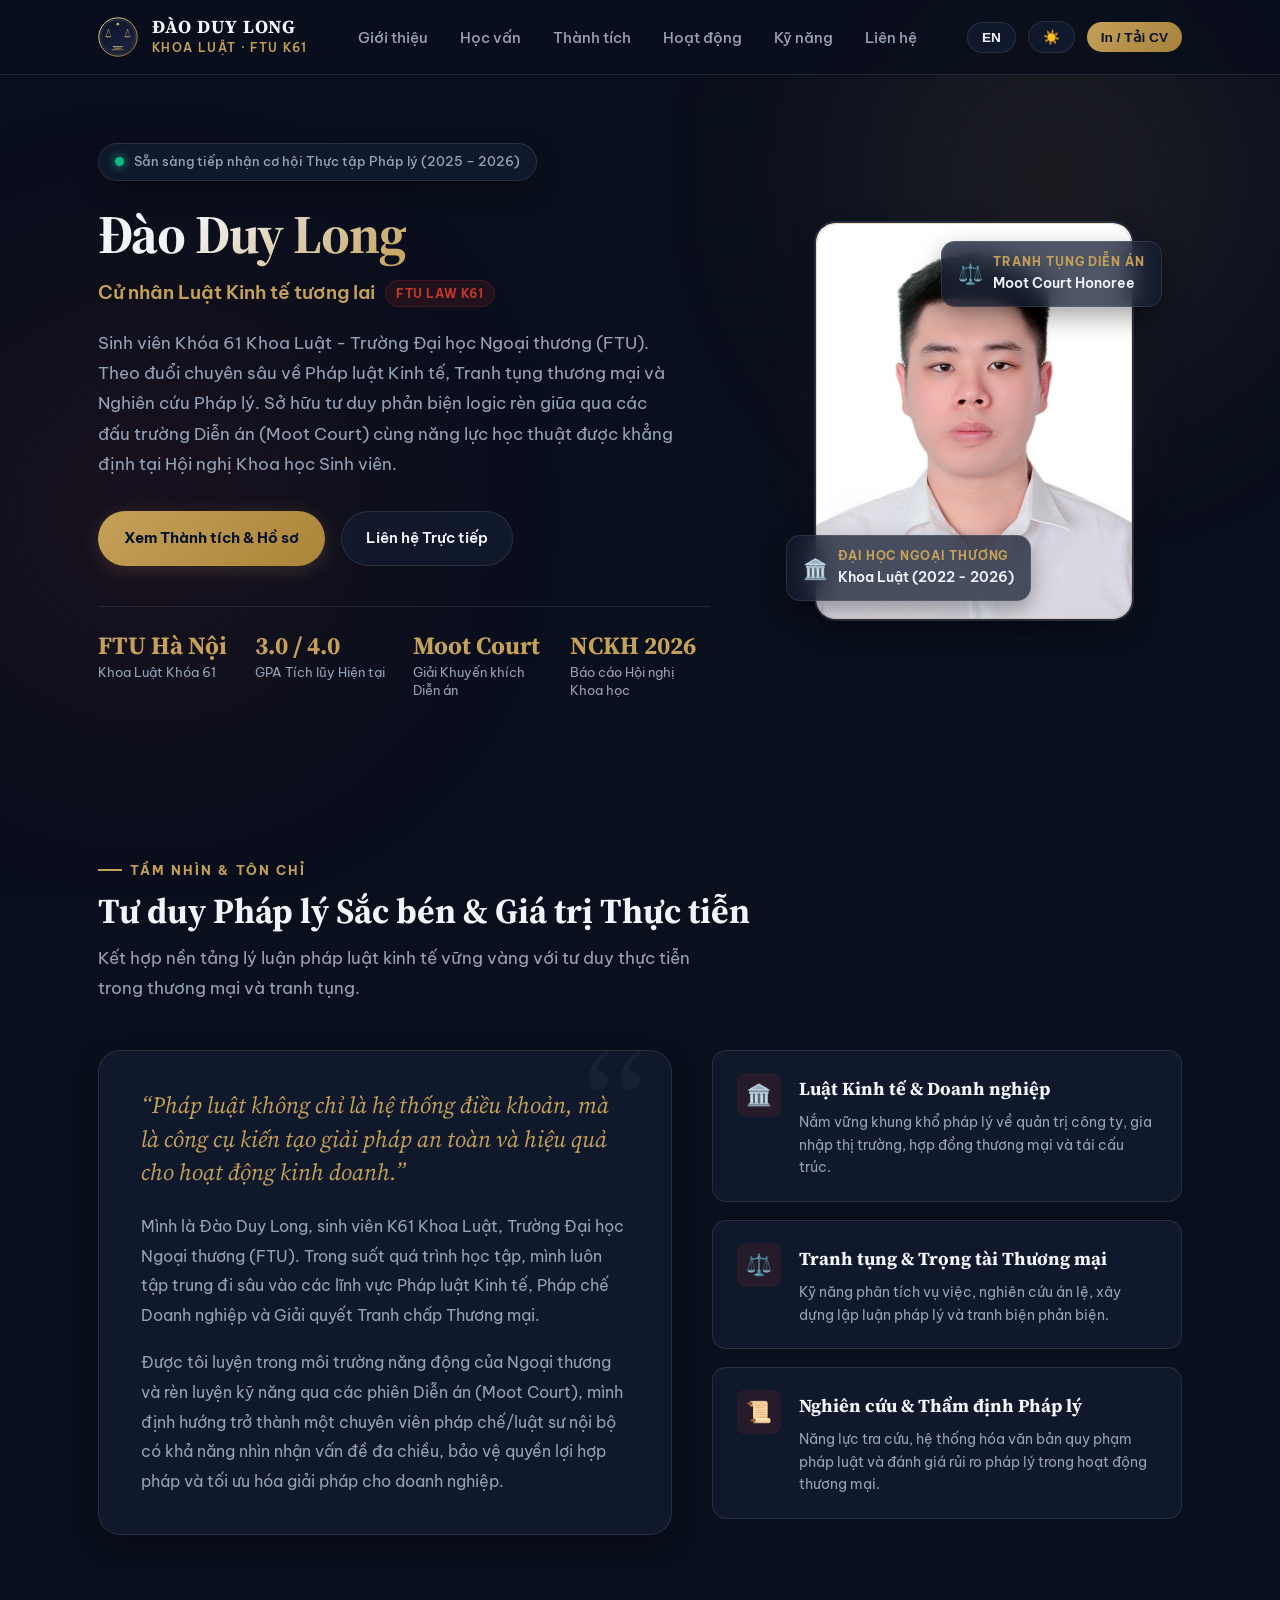
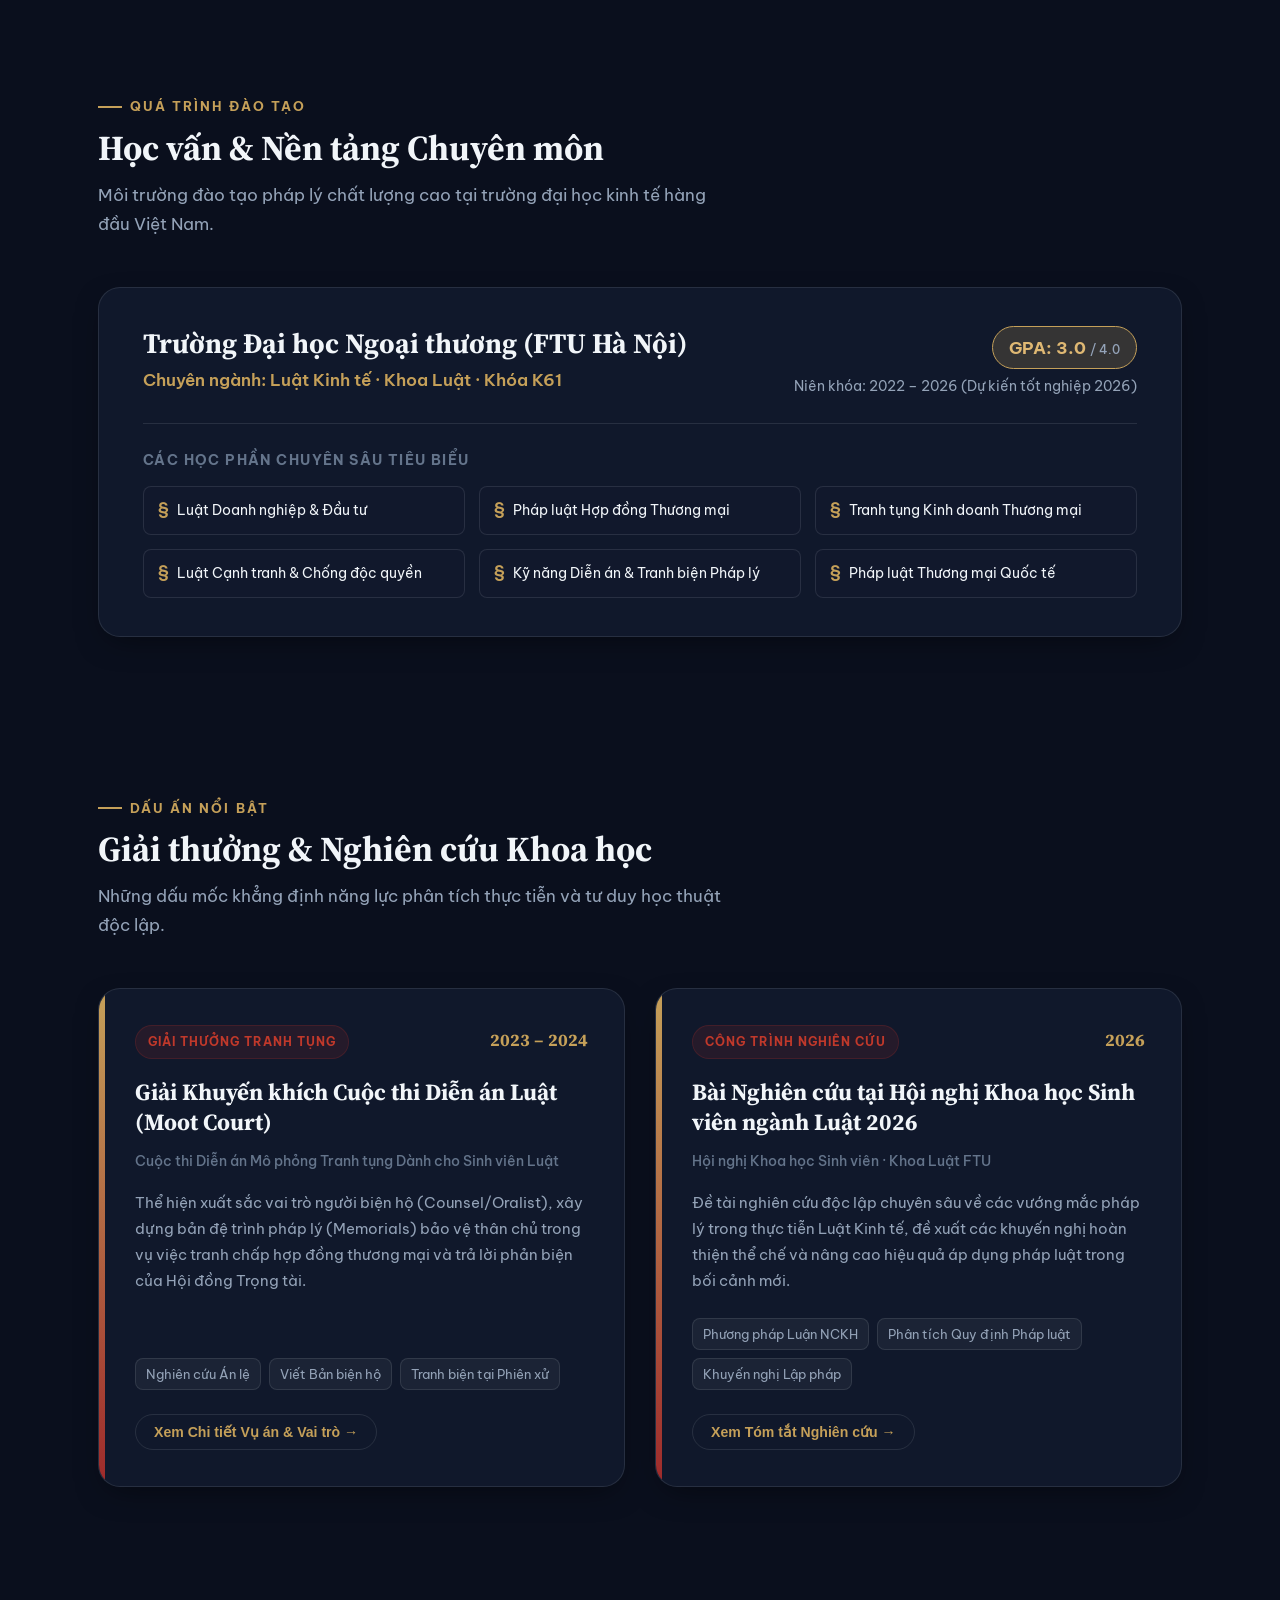
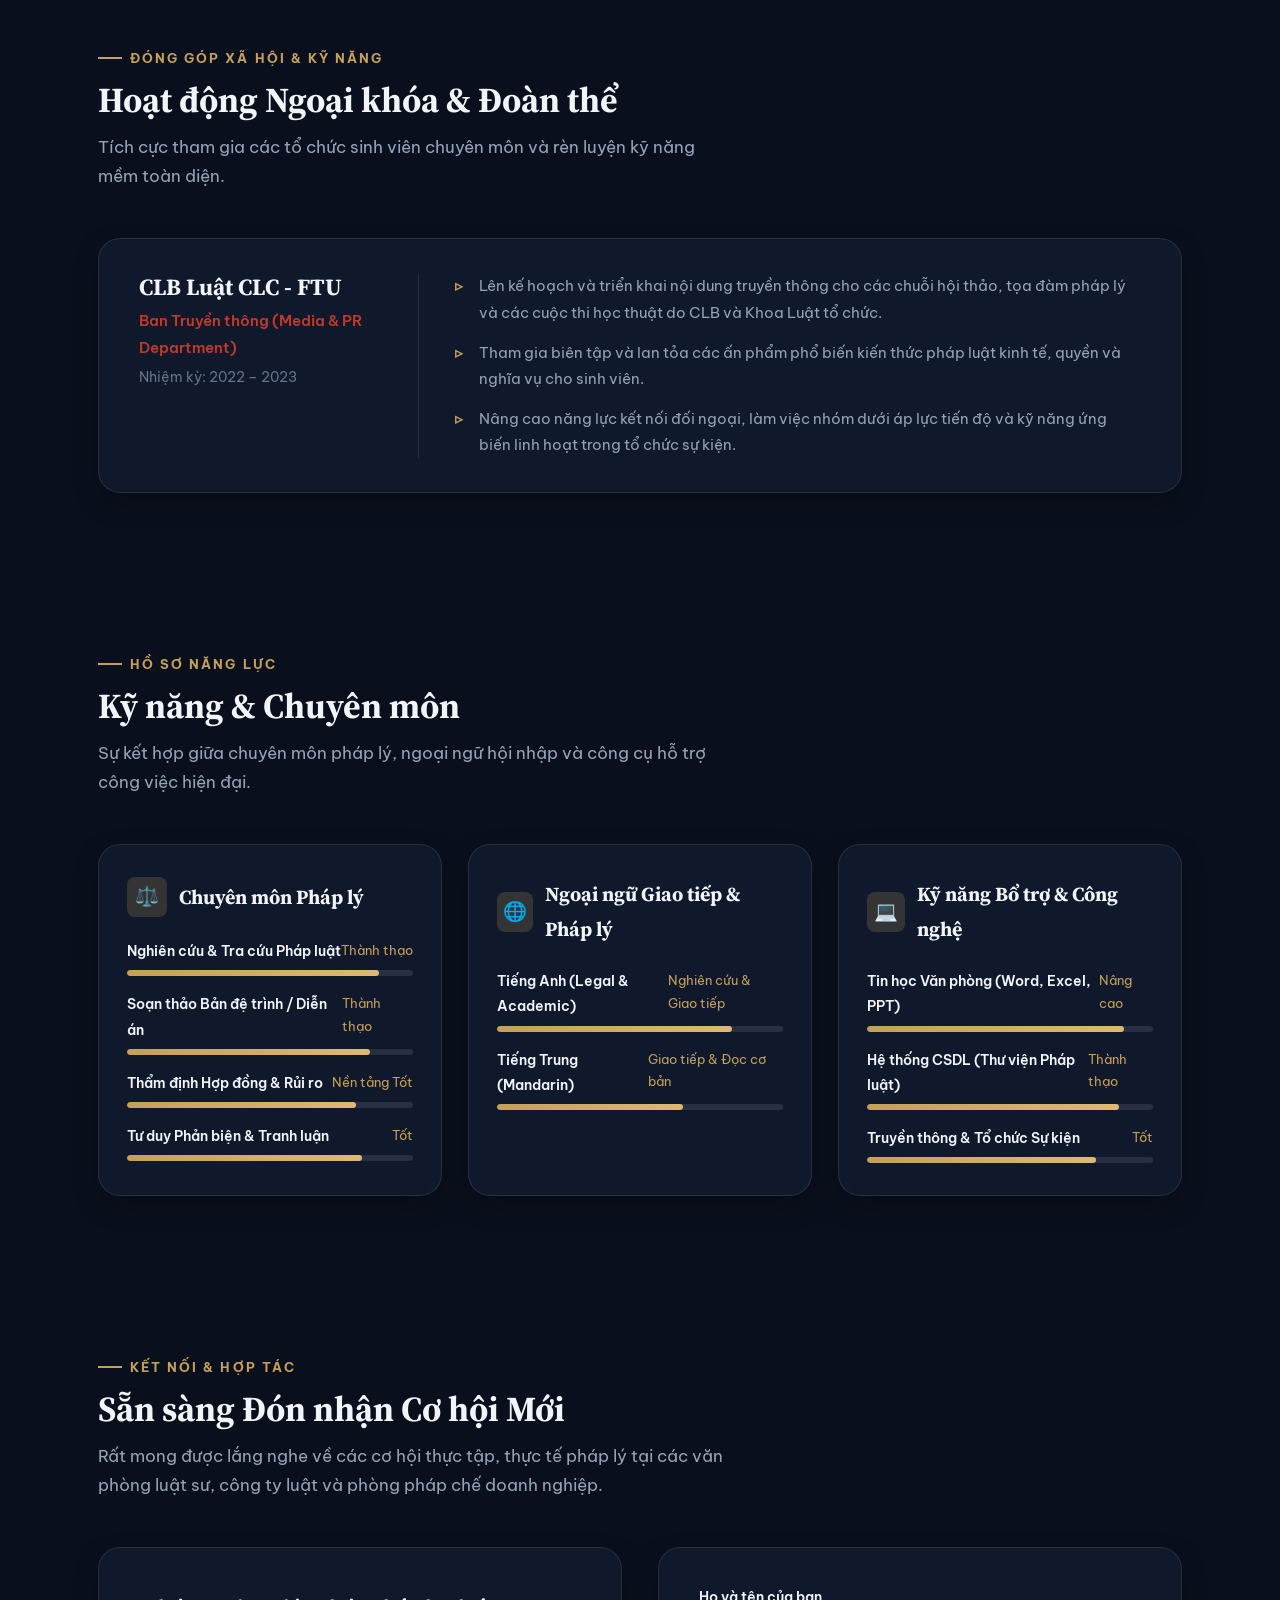
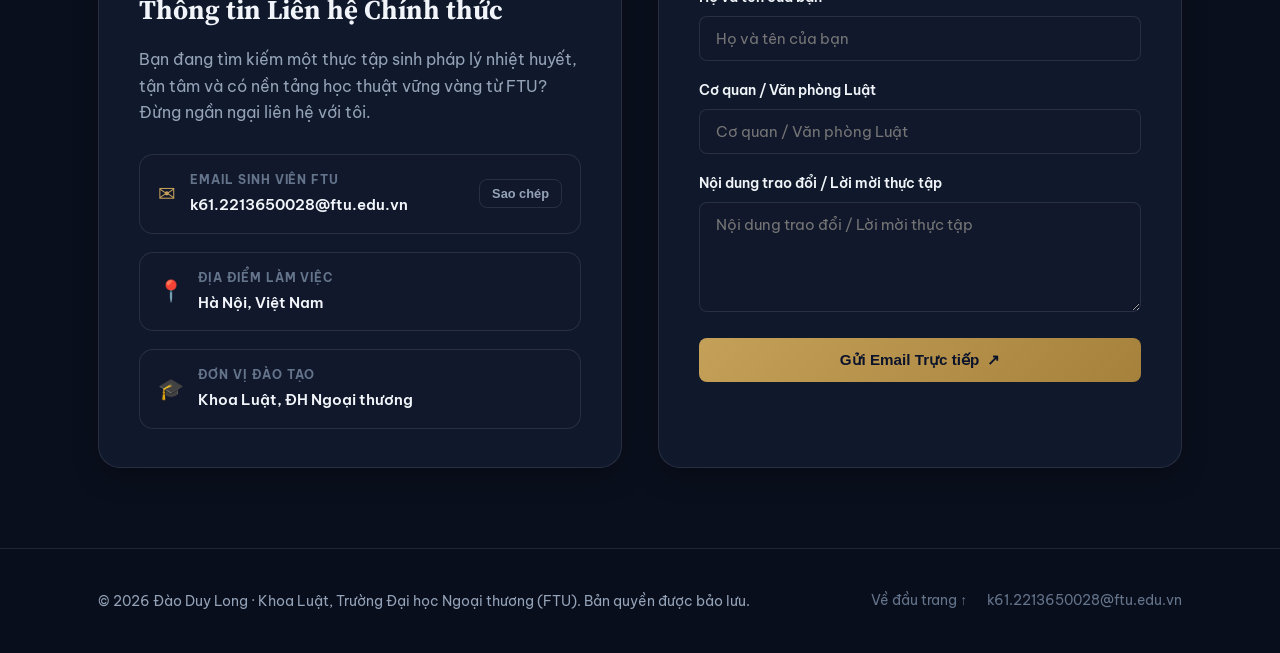
<file: index.html>
<!DOCTYPE html>
<html lang="vi" data-theme="dark">

<head>
  <meta charset="UTF-8">
  <meta name="viewport" content="width=device-width, initial-scale=1.0">
  <title>Đào Duy Long | Cử nhân Luật Kinh tế · FTU Khoa Luật</title>
  <meta name="description"
    content="Hồ sơ năng lực chuyên môn của Đào Duy Long - Sinh viên K61 Khoa Luật, Đại học Ngoại thương (FTU). Nghiên cứu Pháp luật Kinh tế, Tranh tụng Diễn án (Moot Court) và Pháp chế Doanh nghiệp.">
  <meta name="keywords"
    content="Đào Duy Long, Dao Duy Long, FTU Law, Luật Ngoại thương, Moot Court, Nghiên cứu Pháp luật Kinh tế, Thực tập sinh Pháp lý">
  <meta name="author" content="Đào Duy Long">

  <!-- OpenGraph Meta Tags -->
  <meta property="og:title" content="Đào Duy Long | Portfolio Pháp lý · Đại học Ngoại thương (FTU)">
  <meta property="og:description"
    content="Hồ sơ năng lực chuyên môn: Luật Kinh tế, Tranh tụng Diễn án (Moot Court) và Nghiên cứu Pháp luật.">
  <meta property="og:type" content="website">
  <meta property="og:image" content="assets/profile.jpg">

  <!-- Favicon -->
  <link rel="icon" type="image/svg+xml" href="assets/favicon.svg">

  <!-- Typography: Google Fonts -->
  <link rel="preconnect" href="https://fonts.googleapis.com">
  <link rel="preconnect" href="https://fonts.gstatic.com" crossorigin>
  <link
    href="https://fonts.googleapis.com/css2?family=Be+Vietnam+Pro:ital,wght@0,300;0,400;0,500;0,600;0,700;1,400&family=Playfair+Display:ital,wght@0,600;0,700;1,600&family=Source+Serif+4:ital,opsz,wght@0,8..60,400;0,8..60,600;0,8..60,700;1,8..60,400;1,8..60,600&display=swap"
    rel="stylesheet">

  <!-- Main Stylesheet -->
  <link rel="stylesheet" href="style.css">
</head>

<body>

  <!-- Ambient Light Effects -->
  <div class="bg-ambient" aria-hidden="true">
    <div class="ambient-orb orb-1"></div>
    <div class="ambient-orb orb-2"></div>
  </div>

  <!-- Header Navigation -->
  <header class="navbar" id="navbar">
    <div class="container nav-container">
      <a href="#hero" class="brand" aria-label="Đào Duy Long Trang chủ">
        <img src="assets/favicon.svg" alt="Biểu tượng Cán cân Công lý" class="brand-crest">
        <div class="brand-info">
          <span class="brand-name">ĐÀO DUY LONG</span>
          <span class="brand-sub" data-i18n="brandSub">Khoa Luật · FTU K61</span>
        </div>
      </a>

      <!-- Navigation Links -->
      <nav aria-label="Điều hướng chính">
        <ul class="nav-links" id="navLinks">
          <li><a href="#about" class="nav-link" data-i18n="navAbout">Giới thiệu</a></li>
          <li><a href="#education" class="nav-link" data-i18n="navEducation">Học vấn</a></li>
          <li><a href="#achievements" class="nav-link" data-i18n="navAchievements">Thành tích</a></li>
          <li><a href="#activities" class="nav-link" data-i18n="navActivities">Hoạt động</a></li>
          <li><a href="#skills" class="nav-link" data-i18n="navSkills">Kỹ năng</a></li>
          <li><a href="#contact" class="nav-link" data-i18n="navContact">Liên hệ</a></li>
        </ul>
      </nav>

      <!-- Action Controls -->
      <div class="nav-controls">
        <button id="langToggleBtn" class="btn-ctrl" title="Switch to English" aria-label="Đổi ngôn ngữ">EN</button>
        <button id="themeToggleBtn" class="btn-ctrl" title="Đổi giao diện Sáng / Tối"
          aria-label="Đổi giao diện">☀️</button>
        <button id="resumeBtn" class="btn-ctrl btn-resume" data-i18n="btnResume">In / Tải CV</button>
        <button id="mobileNavToggle" class="mobile-toggle" aria-label="Mở bảng điều hướng"
          aria-expanded="false">☰</button>
      </div>
    </div>
  </header>

  <main>
    <!-- HERO SECTION -->
    <section class="hero" id="hero">
      <div class="container hero-grid">
        <div class="hero-content">
          <div class="hero-badge-status">
            <span class="status-dot"></span>
            <span data-i18n="statusAvailable">Sẵn sàng tiếp nhận cơ hội Thực tập Pháp lý (2025 –
              2026)</span>
          </div>

          <h1 class="hero-title">
            <span class="name-highlight">Đào Duy Long</span>
          </h1>

          <div class="hero-subtitle">
            <span data-i18n="heroSubtitle">Cử nhân Luật Kinh tế tương lai</span>
            <span class="subtitle-tag" data-i18n="heroSubtitleTag">FTU LAW K61</span>
          </div>

          <p class="hero-bio" data-i18n="heroBio">
            Sinh viên Khóa 61 Khoa Luật - Trường Đại học Ngoại thương (FTU). Theo đuổi chuyên sâu về Pháp
            luật Kinh tế, Tranh tụng thương mại và Nghiên cứu Pháp lý. Sở hữu tư duy phản biện logic rèn
            giũa qua các đấu trường Diễn án (Moot Court) cùng năng lực học thuật được khẳng định tại Hội
            nghị Khoa học Sinh viên.
          </p>

          <div class="hero-actions">
            <a href="#achievements" class="btn-primary" data-i18n="btnExplore">
              <span>Xem Thành tích & Hồ sơ</span>
              <span>↓</span>
            </a>
            <a href="#contact" class="btn-secondary" data-i18n="btnContact">
              <span>Liên hệ Trực tiếp</span>
              <span>✉</span>
            </a>
          </div>

          <div class="hero-stats">
            <div class="stat-item">
              <span class="stat-value" data-i18n="statUniv">FTU Hà Nội</span>
              <span class="stat-label" data-i18n="statUnivLabel">Khoa Luật Khóa 61</span>
            </div>
            <div class="stat-item">
              <span class="stat-value" data-i18n="statGpa">3.0 / 4.0</span>
              <span class="stat-label" data-i18n="statGpaLabel">GPA Tích lũy Hiện tại</span>
            </div>
            <div class="stat-item">
              <span class="stat-value" data-i18n="statMoot">Moot Court</span>
              <span class="stat-label" data-i18n="statMootLabel">Giải Khuyến khích Diễn án</span>
            </div>
            <div class="stat-item">
              <span class="stat-value" data-i18n="statResearch">NCKH 2026</span>
              <span class="stat-label" data-i18n="statResearchLabel">Báo cáo Hội nghị Khoa học</span>
            </div>
          </div>
        </div>

        <!-- Hero Portrait Visual with Floating Badges -->
        <div class="hero-visual">
          <div class="portrait-wrapper">
            <div class="portrait-glow"></div>
            <div class="portrait-frame">
              <img src="assets/profile.jpg" alt="Chân dung Đào Duy Long - Cử nhân Luật Kinh tế FTU"
                class="portrait-img">
            </div>

            <div class="floating-badge badge-top-right">
              <span class="badge-icon">⚖️</span>
              <div class="badge-text">
                <span class="badge-title" data-i18n="badgeMootTitle">Tranh tụng Diễn án</span>
                <span class="badge-desc" data-i18n="badgeMootDesc">Moot Court Honoree</span>
              </div>
            </div>

            <div class="floating-badge badge-bottom-left">
              <span class="badge-icon">🏛️</span>
              <div class="badge-text">
                <span class="badge-title" data-i18n="badgeFtuTitle">Đại học Ngoại thương</span>
                <span class="badge-desc" data-i18n="badgeFtuDesc">Khoa Luật (2022 - 2026)</span>
              </div>
            </div>
          </div>
        </div>
      </div>
    </section>

    <!-- ABOUT SECTION -->
    <section id="about">
      <div class="container">
        <div class="section-header">
          <div class="section-label" data-i18n="aboutLabel">Tầm nhìn & Tôn chỉ</div>
          <h2 class="section-title" data-i18n="aboutTitle">Tư duy Pháp lý Sắc bén & Giá trị Thực tiễn</h2>
          <p class="section-lead" data-i18n="aboutLead">Kết hợp nền tảng lý luận pháp luật kinh tế vững vàng
            với tư duy thực tiễn trong thương mại và tranh tụng.</p>
        </div>

        <div class="about-grid">
          <div class="about-editorial-card">
            <blockquote class="quote-highlight" data-i18n="aboutQuote">
              “Pháp luật không chỉ là hệ thống điều khoản, mà là công cụ kiến tạo giải pháp an toàn và
              hiệu quả cho hoạt động kinh doanh.”
            </blockquote>
            <p data-i18n="aboutP1">
              Mình là Đào Duy Long, sinh viên K61 Khoa Luật, Trường Đại học Ngoại thương (FTU). Trong suốt
              quá trình học tập, mình luôn tập trung đi sâu vào các lĩnh vực Pháp luật Kinh tế, Pháp chế
              Doanh nghiệp và Giải quyết Tranh chấp Thương mại.
            </p>
            <p data-i18n="aboutP2">
              Được tôi luyện trong môi trường năng động của Ngoại thương và rèn luyện kỹ năng qua các
              phiên Diễn án (Moot Court), mình định hướng trở thành một chuyên viên pháp chế/luật sư nội
              bộ có khả năng nhìn nhận vấn đề đa chiều, bảo vệ quyền lợi hợp pháp và tối ưu hóa giải pháp
              cho doanh nghiệp.
            </p>
          </div>

          <div class="focus-pillars">
            <div class="pillar-card">
              <div class="pillar-icon">🏛️</div>
              <div class="pillar-content">
                <h3 data-i18n="pillar1Title">Luật Kinh tế & Doanh nghiệp</h3>
                <p data-i18n="pillar1Desc">Nắm vững khung khổ pháp lý về quản trị công ty, gia nhập thị
                  trường, hợp đồng thương mại và tái cấu trúc.</p>
              </div>
            </div>

            <div class="pillar-card">
              <div class="pillar-icon">⚖️</div>
              <div class="pillar-content">
                <h3 data-i18n="pillar2Title">Tranh tụng & Trọng tài Thương mại</h3>
                <p data-i18n="pillar2Desc">Kỹ năng phân tích vụ việc, nghiên cứu án lệ, xây dựng lập
                  luận pháp lý và tranh biện phản biện.</p>
              </div>
            </div>

            <div class="pillar-card">
              <div class="pillar-icon">📜</div>
              <div class="pillar-content">
                <h3 data-i18n="pillar3Title">Nghiên cứu & Thẩm định Pháp lý</h3>
                <p data-i18n="pillar3Desc">Năng lực tra cứu, hệ thống hóa văn bản quy phạm pháp luật và
                  đánh giá rủi ro pháp lý trong hoạt động thương mại.</p>
              </div>
            </div>
          </div>
        </div>
      </div>
    </section>

    <!-- EDUCATION SECTION -->
    <section id="education">
      <div class="container">
        <div class="section-header">
          <div class="section-label" data-i18n="eduLabel">Quá trình Đào tạo</div>
          <h2 class="section-title" data-i18n="eduTitle">Học vấn & Nền tảng Chuyên môn</h2>
          <p class="section-lead" data-i18n="eduLead">Môi trường đào tạo pháp lý chất lượng cao tại trường đại
            học kinh tế hàng đầu Việt Nam.</p>
        </div>

        <div class="timeline-card">
          <div class="edu-banner">
            <div>
              <h3 class="edu-institution" data-i18n="eduInstitution">Trường Đại học Ngoại thương (FTU Hà
                Nội)</h3>
              <p class="edu-program" data-i18n="eduProgram">Chuyên ngành: Luật Kinh tế · Khoa Luật · Khóa
                K61</p>
            </div>
            <div class="edu-meta-badge">
              <div class="gpa-pill">GPA: 3.0 <span>/ 4.0</span></div>
              <div class="edu-period" data-i18n="eduPeriod">Niên khóa: 2022 – 2026 (Dự kiến tốt nghiệp
                2026)</div>
            </div>
          </div>

          <div class="coursework-box">
            <div class="coursework-title" data-i18n="courseworkTitle">Các học phần chuyên sâu tiêu biểu
            </div>
            <div class="course-grid">
              <div class="course-pill" data-i18n="c1">Luật Doanh nghiệp & Đầu tư</div>
              <div class="course-pill" data-i18n="c2">Pháp luật Hợp đồng Thương mại</div>
              <div class="course-pill" data-i18n="c3">Tranh tụng Kinh doanh Thương mại</div>
              <div class="course-pill" data-i18n="c4">Luật Cạnh tranh & Chống độc quyền</div>
              <div class="course-pill" data-i18n="c5">Kỹ năng Diễn án & Tranh biện Pháp lý</div>
              <div class="course-pill" data-i18n="c6">Pháp luật Thương mại Quốc tế</div>
            </div>
          </div>
        </div>
      </div>
    </section>

    <!-- ACHIEVEMENTS & HONORS SECTION -->
    <section id="achievements">
      <div class="container">
        <div class="section-header">
          <div class="section-label" data-i18n="achieveLabel">Dấu ấn Nổi bật</div>
          <h2 class="section-title" data-i18n="achieveTitle">Giải thưởng & Nghiên cứu Khoa học</h2>
          <p class="section-lead" data-i18n="achieveLead">Những dấu mốc khẳng định năng lực phân tích thực
            tiễn và tư duy học thuật độc lập.</p>
        </div>

        <div class="achievements-grid">
          <!-- Award 1: Moot Court -->
          <div class="award-card">
            <div class="award-header">
              <span class="award-seal-badge" data-i18n="award1Seal">Giải thưởng Tranh tụng</span>
              <span class="award-year">2023 – 2024</span>
            </div>
            <h3 class="award-title" data-i18n="award1Title">Giải Khuyến khích Cuộc thi Diễn án Luật (Moot
              Court)</h3>
            <div class="award-org" data-i18n="award1Org">Cuộc thi Diễn án Mô phỏng Tranh tụng Dành cho Sinh
              viên Luật</div>
            <p class="award-desc" data-i18n="award1Desc">
              Thể hiện xuất sắc vai trò người biện hộ (Counsel/Oralist), xây dựng bản đệ trình pháp lý
              (Memorials) bảo vệ thân chủ trong vụ việc tranh chấp hợp đồng thương mại và trả lời phản
              biện của Hội đồng Trọng tài.
            </p>
            <div class="award-competencies">
              <span class="comp-tag" data-i18n="tagMoot1">Nghiên cứu Án lệ</span>
              <span class="comp-tag" data-i18n="tagMoot2">Viết Bản biện hộ</span>
              <span class="comp-tag" data-i18n="tagMoot3">Tranh biện tại Phiên xử</span>
            </div>
            <button class="btn-dossier" data-dossier="moot" data-i18n="btnDossier1">Xem Chi tiết Vụ án & Vai
              trò →</button>
          </div>

          <!-- Award 2: Research Paper -->
          <div class="award-card">
            <div class="award-header">
              <span class="award-seal-badge" data-i18n="award2Seal">Công trình Nghiên cứu</span>
              <span class="award-year">2026</span>
            </div>
            <h3 class="award-title" data-i18n="award2Title">Bài Nghiên cứu tại Hội nghị Khoa học Sinh viên
              ngành Luật 2026</h3>
            <div class="award-org" data-i18n="award2Org">Hội nghị Khoa học Sinh viên · Khoa Luật FTU</div>
            <p class="award-desc" data-i18n="award2Desc">
              Đề tài nghiên cứu độc lập chuyên sâu về các vướng mắc pháp lý trong thực tiễn Luật Kinh tế,
              đề xuất các khuyến nghị hoàn thiện thể chế và nâng cao hiệu quả áp dụng pháp luật trong bối
              cảnh mới.
            </p>
            <div class="award-competencies">
              <span class="comp-tag" data-i18n="tagRes1">Phương pháp Luận NCKH</span>
              <span class="comp-tag" data-i18n="tagRes2">Phân tích Quy định Pháp luật</span>
              <span class="comp-tag" data-i18n="tagRes3">Khuyến nghị Lập pháp</span>
            </div>
            <button class="btn-dossier" data-dossier="research" data-i18n="btnDossier2">Xem Tóm tắt Nghiên
              cứu →</button>
          </div>
        </div>
      </div>
    </section>

    <!-- ACTIVITIES & LEADERSHIP -->
    <section id="activities">
      <div class="container">
        <div class="section-header">
          <div class="section-label" data-i18n="actLabel">Đóng góp Xã hội & Kỹ năng</div>
          <h2 class="section-title" data-i18n="actTitle">Hoạt động Ngoại khóa & Đoàn thể</h2>
          <p class="section-lead" data-i18n="actLead">Tích cực tham gia các tổ chức sinh viên chuyên môn và
            rèn luyện kỹ năng mềm toàn diện.</p>
        </div>

        <div class="activity-card">
          <div class="activity-aside">
            <h3 class="activity-club" data-i18n="actClub">CLB Luật CLC - FTU</h3>
            <div class="activity-role" data-i18n="actRole">Ban Truyền thông (Media & PR Department)</div>
            <div class="activity-term" data-i18n="actTerm">Nhiệm kỳ: 2022 – 2023</div>
          </div>
          <div class="activity-main">
            <ul class="activity-bullets">
              <li data-i18n="actB1">Lên kế hoạch và triển khai nội dung truyền thông cho các chuỗi hội
                thảo, tọa đàm pháp lý và các cuộc thi học thuật do CLB và Khoa Luật tổ chức.</li>
              <li data-i18n="actB2">Tham gia biên tập và lan tỏa các ấn phẩm phổ biến kiến thức pháp luật
                kinh tế, quyền và nghĩa vụ cho sinh viên.</li>
              <li data-i18n="actB3">Nâng cao năng lực kết nối đối ngoại, làm việc nhóm dưới áp lực tiến độ
                và kỹ năng ứng biến linh hoạt trong tổ chức sự kiện.</li>
            </ul>
          </div>
        </div>
      </div>
    </section>

    <!-- SKILLS MATRIX SECTION -->
    <section id="skills">
      <div class="container">
        <div class="section-header">
          <div class="section-label" data-i18n="skillLabel">Hồ sơ Năng lực</div>
          <h2 class="section-title" data-i18n="skillTitle">Kỹ năng & Chuyên môn</h2>
          <p class="section-lead" data-i18n="skillLead">Sự kết hợp giữa chuyên môn pháp lý, ngoại ngữ hội nhập
            và công cụ hỗ trợ công việc hiện đại.</p>
        </div>

        <div class="skills-grid">
          <!-- Category 1: Legal Competencies -->
          <div class="skill-category-card">
            <div class="cat-header">
              <div class="cat-icon">⚖️</div>
              <h3 class="cat-title" data-i18n="cat1Title">Chuyên môn Pháp lý</h3>
            </div>
            <ul class="skills-list">
              <li class="skill-row">
                <div class="skill-info">
                  <span class="skill-name" data-i18n="s1">Nghiên cứu & Tra cứu Pháp luật</span>
                  <span class="skill-level-text" data-i18n="s1Level">Thành thạo</span>
                </div>
                <div class="skill-meter">
                  <div class="skill-fill" style="width: 88%;"></div>
                </div>
              </li>
              <li class="skill-row">
                <div class="skill-info">
                  <span class="skill-name" data-i18n="s2">Soạn thảo Bản đệ trình / Diễn án</span>
                  <span class="skill-level-text" data-i18n="s2Level">Thành thạo</span>
                </div>
                <div class="skill-meter">
                  <div class="skill-fill" style="width: 85%;"></div>
                </div>
              </li>
              <li class="skill-row">
                <div class="skill-info">
                  <span class="skill-name" data-i18n="s3">Thẩm định Hợp đồng & Rủi ro</span>
                  <span class="skill-level-text" data-i18n="s3Level">Nền tảng Tốt</span>
                </div>
                <div class="skill-meter">
                  <div class="skill-fill" style="width: 80%;"></div>
                </div>
              </li>
              <li class="skill-row">
                <div class="skill-info">
                  <span class="skill-name" data-i18n="s4">Tư duy Phản biện & Tranh luận</span>
                  <span class="skill-level-text" data-i18n="s4Level">Tốt</span>
                </div>
                <div class="skill-meter">
                  <div class="skill-fill" style="width: 82%;"></div>
                </div>
              </li>
            </ul>
          </div>

          <!-- Category 2: Languages -->
          <div class="skill-category-card">
            <div class="cat-header">
              <div class="cat-icon">🌐</div>
              <h3 class="cat-title" data-i18n="cat2Title">Ngoại ngữ Giao tiếp & Pháp lý</h3>
            </div>
            <ul class="skills-list">
              <li class="skill-row">
                <div class="skill-info">
                  <span class="skill-name" data-i18n="s5">Tiếng Anh (Legal & Academic)</span>
                  <span class="skill-level-text" data-i18n="s5Level">Nghiên cứu & Giao tiếp</span>
                </div>
                <div class="skill-meter">
                  <div class="skill-fill" style="width: 82%;"></div>
                </div>
              </li>
              <li class="skill-row">
                <div class="skill-info">
                  <span class="skill-name" data-i18n="s6">Tiếng Trung (Mandarin)</span>
                  <span class="skill-level-text" data-i18n="s6Level">Giao tiếp & Đọc cơ bản</span>
                </div>
                <div class="skill-meter">
                  <div class="skill-fill" style="width: 65%;"></div>
                </div>
              </li>
            </ul>
          </div>

          <!-- Category 3: Tools & Soft Skills -->
          <div class="skill-category-card">
            <div class="cat-header">
              <div class="cat-icon">💻</div>
              <h3 class="cat-title" data-i18n="cat3Title">Kỹ năng Bổ trợ & Công nghệ</h3>
            </div>
            <ul class="skills-list">
              <li class="skill-row">
                <div class="skill-info">
                  <span class="skill-name" data-i18n="s7">Tin học Văn phòng (Word, Excel, PPT)</span>
                  <span class="skill-level-text" data-i18n="s7Level">Nâng cao</span>
                </div>
                <div class="skill-meter">
                  <div class="skill-fill" style="width: 90%;"></div>
                </div>
              </li>
              <li class="skill-row">
                <div class="skill-info">
                  <span class="skill-name" data-i18n="s8">Hệ thống CSDL (Thư viện Pháp luật)</span>
                  <span class="skill-level-text" data-i18n="s8Level">Thành thạo</span>
                </div>
                <div class="skill-meter">
                  <div class="skill-fill" style="width: 88%;"></div>
                </div>
              </li>
              <li class="skill-row">
                <div class="skill-info">
                  <span class="skill-name" data-i18n="s9">Truyền thông & Tổ chức Sự kiện</span>
                  <span class="skill-level-text" data-i18n="s9Level">Tốt</span>
                </div>
                <div class="skill-meter">
                  <div class="skill-fill" style="width: 80%;"></div>
                </div>
              </li>
            </ul>
          </div>
        </div>
      </div>
    </section>

    <!-- CONTACT SECTION -->
    <section id="contact">
      <div class="container">
        <div class="section-header">
          <div class="section-label" data-i18n="contactLabel">Kết nối & Hợp tác</div>
          <h2 class="section-title" data-i18n="contactTitle">Sẵn sàng Đón nhận Cơ hội Mới</h2>
          <p class="section-lead" data-i18n="contactLead">Rất mong được lắng nghe về các cơ hội thực tập, thực
            tế pháp lý tại các văn phòng luật sư, công ty luật và phòng pháp chế doanh nghiệp.</p>
        </div>

        <div class="contact-grid">
          <!-- Information Card -->
          <div class="contact-card-info">
            <div>
              <h3 data-i18n="contactCardH3">Thông tin Liên hệ Chính thức</h3>
              <p data-i18n="contactCardP">Bạn đang tìm kiếm một thực tập sinh pháp lý nhiệt huyết, tận tâm
                và có nền tảng học thuật vững vàng từ FTU? Đừng ngần ngại liên hệ với tôi.</p>
            </div>

            <div class="contact-channel">
              <div class="channel-box">
                <div class="channel-meta">
                  <span class="channel-icon">✉</span>
                  <div>
                    <div class="channel-title" data-i18n="chEmailTitle">Email Sinh viên FTU</div>
                    <a href="mailto:k61.2213650028@ftu.edu.vn" class="channel-val">k61.2213650028@ftu.edu.vn</a>
                  </div>
                </div>
                <button id="copyEmailBtn" class="btn-copy" data-i18n="btnCopy">Sao chép</button>
              </div>

              <div class="channel-box">
                <div class="channel-meta">
                  <span class="channel-icon">📍</span>
                  <div>
                    <div class="channel-title" data-i18n="chLocTitle">Địa điểm Làm việc</div>
                    <span class="channel-val" data-i18n="chLocVal">Hà Nội, Việt Nam</span>
                  </div>
                </div>
              </div>

              <div class="channel-box">
                <div class="channel-meta">
                  <span class="channel-icon">🎓</span>
                  <div>
                    <div class="channel-title" data-i18n="chUnivTitle">Đơn vị Đào tạo</div>
                    <span class="channel-val" data-i18n="chUnivVal">Khoa Luật, ĐH Ngoại
                      thương</span>
                  </div>
                </div>
              </div>
            </div>
          </div>

          <!-- Quick Interactive Inquiry Form -->
          <div class="contact-card-form">
            <form id="inquiryForm">
              <div class="form-group">
                <label for="senderName" class="form-label" data-i18n="formName">Họ và tên của
                  bạn</label>
                <input type="text" id="senderName" class="form-input" required placeholder="Nguyễn Văn A"
                  data-i18n-ph="formName">
              </div>

              <div class="form-group">
                <label for="senderOrg" class="form-label" data-i18n="formOrg">Cơ quan / Văn phòng
                  Luật</label>
                <input type="text" id="senderOrg" class="form-input" placeholder="Công ty Luật / Doanh nghiệp"
                  data-i18n-ph="formOrg">
              </div>

              <div class="form-group">
                <label for="senderMsg" class="form-label" data-i18n="formMsg">Nội dung trao đổi / Lời
                  mời thực tập</label>
                <textarea id="senderMsg" class="form-textarea" required
                  placeholder="Chúng tôi muốn trao đổi về vị trí Thực tập sinh Pháp lý..."
                  data-i18n-ph="formMsg"></textarea>
              </div>

              <button type="submit" class="btn-submit">
                <span data-i18n="formSend">Gửi Email Trực tiếp</span>
                <span>↗</span>
              </button>
            </form>
          </div>
        </div>
      </div>
    </section>
  </main>

  <!-- FOOTER -->
  <footer>
    <div class="container footer-inner">
      <div class="footer-copy" data-i18n="footerText">
        © 2026 Đào Duy Long · Khoa Luật, Trường Đại học Ngoại thương (FTU). Bản quyền được bảo lưu.
      </div>
      <div class="footer-links">
        <a href="#hero" class="footer-link">Về đầu trang ↑</a>
        <a href="mailto:k61.2213650028@ftu.edu.vn" class="footer-link">k61.2213650028@ftu.edu.vn</a>
      </div>
    </div>
  </footer>

  <!-- INTERACTIVE DOSSIER MODAL -->
  <div class="modal-overlay" id="dossierModal" role="dialog" aria-modal="true" aria-hidden="true">
    <div class="modal-box">
      <button class="modal-close" id="modalClose" aria-label="Đóng cửa sổ">✕</button>
      <span class="modal-badge" id="modalBadge">Hồ sơ Chi tiết</span>
      <h3 class="modal-title" id="modalTitle">Tiêu đề Hồ sơ</h3>
      <div class="modal-body" id="modalBody">
        <!-- Dynamically injected via script.js -->
      </div>
    </div>
  </div>

  <!-- FLOATING TOAST NOTIFICATION -->
  <div class="toast" id="toast" role="status" aria-live="polite">✓ Đã sao chép email!</div>

  <!-- JavaScript Bundle -->
  <script src="script.js"></script>
</body>

</html>
</file>
<file: style.css>
/* ===================================================================
   PORTFOLIO DESIGN SYSTEM: ĐÀO DUY LONG · FTU FACULTY OF LAW
   Aesthetic: Prestige Editorial & Modern Legal Scholar
   =================================================================== */

:root {
    /* Color Palette - Executive Dark (Default) */
    --bg-primary: #0a0f1d;
    --bg-secondary: #11182c;
    --bg-card: rgba(19, 28, 49, 0.75);
    --bg-card-hover: rgba(26, 38, 66, 0.9);
    --bg-glass: rgba(10, 15, 29, 0.85);
    --border-subtle: rgba(201, 209, 223, 0.12);
    --border-focus: #c5a059;

    --text-main: #f1f5f9;
    --text-muted: #94a3b8;
    --text-dim: #64748b;
    --text-inverse: #0a0f1d;

    --accent-gold: #c5a059;
    --accent-gold-light: #dfb873;
    --accent-gold-glow: rgba(197, 160, 89, 0.2);
    --accent-seal: #9e2a2b;
    --accent-seal-light: #c0392b;
    --accent-seal-soft: rgba(158, 42, 43, 0.15);

    --accent-navy: #1e3a8a;
    --success-green: #10b981;
    --success-glow: rgba(16, 185, 129, 0.25);

    /* Typography */
    --font-serif: "Source Serif 4", "Playfair Display", Georgia, serif;
    --font-sans: "Be Vietnam Pro", -apple-system, BlinkMacSystemFont, "Segoe UI", Roboto, sans-serif;

    /* Layout & Spacing */
    --max-width: 1140px;
    --radius-sm: 8px;
    --radius-md: 14px;
    --radius-lg: 22px;
    --radius-pill: 9999px;
    --shadow-card: 0 10px 30px -10px rgba(0, 0, 0, 0.5);
    --shadow-glow: 0 0 25px rgba(197, 160, 89, 0.15);

    --transition-fast: 0.2s cubic-bezier(0.4, 0, 0.2, 1);
    --transition-smooth: 0.35s cubic-bezier(0.16, 1, 0.3, 1);
}

/* Light Theme: Bespoke Editorial Parchment */
[data-theme="light"] {
    --bg-primary: #f6f8fb;
    --bg-secondary: #eef2f7;
    --bg-card: rgba(255, 255, 255, 0.9);
    --bg-card-hover: #ffffff;
    --bg-glass: rgba(246, 248, 251, 0.88);
    --border-subtle: rgba(20, 33, 61, 0.12);
    --border-focus: #9e2a2b;

    --text-main: #0f172a;
    --text-muted: #475569;
    --text-dim: #64748b;
    --text-inverse: #f8fafc;

    --accent-gold: #9c6c22;
    --accent-gold-light: #b8862d;
    --accent-gold-glow: rgba(156, 108, 34, 0.15);
    --accent-seal: #8b1e28;
    --accent-seal-light: #a4262c;
    --accent-seal-soft: rgba(139, 30, 40, 0.08);

    --shadow-card: 0 8px 24px rgba(15, 23, 42, 0.06);
    --shadow-glow: 0 0 20px rgba(156, 108, 34, 0.12);
}

/* Base Reset */
*,
*::before,
*::after {
    box-sizing: border-box;
    margin: 0;
    padding: 0;
}

html {
    scroll-behavior: smooth;
    scroll-padding-top: 90px;
}

body {
    background-color: var(--bg-primary);
    color: var(--text-main);
    font-family: var(--font-sans);
    font-size: 1rem;
    line-height: 1.75;
    transition: background-color var(--transition-smooth), color var(--transition-smooth);
    overflow-x: hidden;
    -webkit-font-smoothing: antialiased;
}

/* Background Atmosphere */
.bg-ambient {
    position: fixed;
    top: 0;
    left: 0;
    width: 100vw;
    height: 100vh;
    pointer-events: none;
    z-index: 0;
    overflow: hidden;
}

.ambient-orb {
    position: absolute;
    border-radius: 50%;
    filter: blur(120px);
    opacity: 0.18;
    transition: opacity 0.5s ease;
}

[data-theme="light"] .ambient-orb {
    opacity: 0.08;
}

.orb-1 {
    top: -100px;
    right: -50px;
    width: 550px;
    height: 550px;
    background: radial-gradient(circle, var(--accent-gold) 0%, transparent 70%);
}

.orb-2 {
    bottom: 10%;
    left: -150px;
    width: 600px;
    height: 600px;
    background: radial-gradient(circle, var(--accent-seal) 0%, transparent 70%);
}

/* Layout Container */
.container {
    max-width: var(--max-width);
    margin: 0 auto;
    padding: 0 28px;
    position: relative;
    z-index: 1;
}

/* ===================================================================
   NAVIGATION BAR (Glassmorphism & Fixed Header)
   =================================================================== */
.navbar {
    position: sticky;
    top: 0;
    z-index: 100;
    background: var(--bg-glass);
    backdrop-filter: blur(16px);
    -webkit-backdrop-filter: blur(16px);
    border-bottom: 1px solid var(--border-subtle);
    transition: all var(--transition-fast);
}

.nav-container {
    display: flex;
    align-items: center;
    justify-content: space-between;
    height: 74px;
}

.brand {
    display: flex;
    align-items: center;
    gap: 14px;
    text-decoration: none;
    color: var(--text-main);
}

.brand-crest {
    width: 40px;
    height: 40px;
    transition: transform var(--transition-fast);
}

.brand:hover .brand-crest {
    transform: rotate(6deg) scale(1.05);
}

.brand-info {
    display: flex;
    flex-direction: column;
}

.brand-name {
    font-family: var(--font-serif);
    font-size: 1.15rem;
    font-weight: 700;
    letter-spacing: 0.04em;
    color: var(--text-main);
    line-height: 1.2;
}

.brand-sub {
    font-size: 0.72rem;
    font-weight: 600;
    text-transform: uppercase;
    letter-spacing: 0.12em;
    color: var(--accent-gold);
}

.nav-links {
    display: flex;
    align-items: center;
    list-style: none;
    gap: 28px;
}

.nav-link {
    text-decoration: none;
    color: var(--text-muted);
    font-size: 0.92rem;
    font-weight: 500;
    padding: 8px 2px;
    position: relative;
    transition: color var(--transition-fast);
}

.nav-link::after {
    content: "";
    position: absolute;
    bottom: 0;
    left: 0;
    width: 0;
    height: 2px;
    background: var(--accent-gold);
    transition: width var(--transition-fast);
}

.nav-link:hover,
.nav-link.active {
    color: var(--text-main);
}

.nav-link:hover::after,
.nav-link.active::after {
    width: 100%;
}

.nav-controls {
    display: flex;
    align-items: center;
    gap: 12px;
}

.btn-ctrl {
    background: var(--bg-card);
    border: 1px solid var(--border-subtle);
    color: var(--text-main);
    padding: 7px 14px;
    border-radius: var(--radius-pill);
    font-size: 0.85rem;
    font-weight: 600;
    cursor: pointer;
    display: inline-flex;
    align-items: center;
    gap: 6px;
    transition: all var(--transition-fast);
}

.btn-ctrl:hover {
    border-color: var(--accent-gold);
    color: var(--accent-gold);
    background: var(--bg-card-hover);
    transform: translateY(-1px);
}

.btn-resume {
    background: linear-gradient(135deg, var(--accent-gold), #a5813b);
    color: #0b132b;
    font-weight: 600;
    border: none;
}

[data-theme="light"] .btn-resume {
    background: linear-gradient(135deg, var(--accent-seal), #6c141c);
    color: #ffffff;
}

.btn-resume:hover {
    transform: translateY(-2px);
    box-shadow: 0 4px 14px var(--accent-gold-glow);
    color: #0b132b;
}

[data-theme="light"] .btn-resume:hover {
    color: #ffffff;
}

.mobile-toggle {
    display: none;
    background: none;
    border: none;
    color: var(--text-main);
    font-size: 1.5rem;
    cursor: pointer;
}

/* ===================================================================
   HERO SECTION
   =================================================================== */
.hero {
    padding: 68px 0 80px;
}

.hero-grid {
    display: grid;
    grid-template-columns: 1.25fr 0.85fr;
    gap: 56px;
    align-items: center;
}

.hero-badge-status {
    display: inline-flex;
    align-items: center;
    gap: 10px;
    padding: 6px 16px;
    border-radius: var(--radius-pill);
    background: var(--bg-card);
    border: 1px solid var(--border-subtle);
    font-size: 0.84rem;
    font-weight: 500;
    color: var(--text-muted);
    margin-bottom: 24px;
    box-shadow: var(--shadow-card);
}

.status-dot {
    width: 9px;
    height: 9px;
    border-radius: 50%;
    background: var(--success-green);
    box-shadow: 0 0 10px var(--success-green);
    animation: pulse-dot 2s infinite ease-in-out;
}

@keyframes pulse-dot {

    0%,
    100% {
        transform: scale(1);
        opacity: 1;
    }

    50% {
        transform: scale(1.3);
        opacity: 0.7;
    }
}

.hero-title {
    font-family: var(--font-serif);
    font-size: 3.4rem;
    line-height: 1.1;
    font-weight: 700;
    letter-spacing: -0.02em;
    margin-bottom: 12px;
    color: var(--text-main);
}

.hero-title .name-highlight {
    background: linear-gradient(135deg, var(--text-main) 30%, var(--accent-gold) 100%);
    -webkit-background-clip: text;
    -webkit-text-fill-color: transparent;
}

.hero-subtitle {
    font-size: 1.2rem;
    font-weight: 600;
    color: var(--accent-gold);
    margin-bottom: 18px;
    display: flex;
    align-items: center;
    gap: 10px;
    flex-wrap: wrap;
}

.subtitle-tag {
    background: var(--accent-seal-soft);
    color: var(--accent-seal-light);
    border: 1px solid rgba(158, 42, 43, 0.25);
    font-size: 0.76rem;
    font-weight: 700;
    padding: 2px 10px;
    border-radius: var(--radius-pill);
    text-transform: uppercase;
    letter-spacing: 0.05em;
}

.hero-bio {
    color: var(--text-muted);
    font-size: 1.05rem;
    line-height: 1.8;
    max-width: 580px;
    margin-bottom: 32px;
}

.hero-actions {
    display: flex;
    flex-wrap: wrap;
    gap: 16px;
    margin-bottom: 40px;
}

.btn-primary {
    display: inline-flex;
    align-items: center;
    gap: 10px;
    background: linear-gradient(135deg, var(--accent-gold), #ab8438);
    color: #0b132b;
    font-weight: 700;
    padding: 13px 26px;
    border-radius: var(--radius-pill);
    text-decoration: none;
    font-size: 0.95rem;
    transition: all var(--transition-fast);
    box-shadow: 0 4px 20px var(--accent-gold-glow);
}

.btn-primary:hover {
    transform: translateY(-2px);
    box-shadow: 0 8px 25px rgba(197, 160, 89, 0.35);
    color: #070d1e;
}

.btn-secondary {
    display: inline-flex;
    align-items: center;
    gap: 10px;
    background: var(--bg-card);
    border: 1px solid var(--border-subtle);
    color: var(--text-main);
    font-weight: 600;
    padding: 13px 24px;
    border-radius: var(--radius-pill);
    text-decoration: none;
    font-size: 0.95rem;
    transition: all var(--transition-fast);
}

.btn-secondary:hover {
    border-color: var(--accent-gold);
    color: var(--accent-gold);
    background: var(--bg-card-hover);
    transform: translateY(-2px);
}

/* Quick Metrics Strip */
.hero-stats {
    display: grid;
    grid-template-columns: repeat(4, 1fr);
    gap: 18px;
    padding-top: 24px;
    border-top: 1px solid var(--border-subtle);
}

.stat-item {
    display: flex;
    flex-direction: column;
}

.stat-value {
    font-family: var(--font-serif);
    font-size: 1.55rem;
    font-weight: 700;
    color: var(--accent-gold);
    line-height: 1.2;
}

.stat-label {
    font-size: 0.8rem;
    color: var(--text-muted);
    line-height: 1.35;
    margin-top: 4px;
}

/* Hero Portrait Visual Frame */
.hero-visual {
    position: relative;
    display: flex;
    justify-content: center;
    align-items: center;
}

.portrait-wrapper {
    position: relative;
    width: 320px;
    height: 400px;
}

.portrait-glow {
    position: absolute;
    inset: -15px;
    background: radial-gradient(circle, var(--accent-gold-glow) 0%, transparent 70%);
    filter: blur(25px);
    z-index: 0;
    border-radius: var(--radius-lg);
}

.portrait-frame {
    position: relative;
    z-index: 1;
    width: 100%;
    height: 100%;
    border-radius: var(--radius-lg);
    overflow: hidden;
    border: 2px solid var(--border-subtle);
    box-shadow: var(--shadow-card);
    background: var(--bg-secondary);
}

.portrait-frame::before {
    content: "";
    position: absolute;
    inset: 0;
    border: 1px solid rgba(197, 160, 89, 0.35);
    border-radius: inherit;
    pointer-events: none;
    z-index: 2;
}

.portrait-img {
    width: 100%;
    height: 100%;
    object-fit: cover;
    object-position: center 25%;
    transition: transform 0.6s cubic-bezier(0.16, 1, 0.3, 1);
}

.portrait-wrapper:hover .portrait-img {
    transform: scale(1.03);
}

/* Floating Badges on Portrait */
.floating-badge {
    position: absolute;
    z-index: 3;
    background: var(--bg-card);
    backdrop-filter: blur(14px);
    border: 1px solid var(--border-subtle);
    padding: 10px 16px;
    border-radius: var(--radius-md);
    box-shadow: 0 10px 25px rgba(0, 0, 0, 0.35);
    display: flex;
    align-items: center;
    gap: 10px;
    transition: transform var(--transition-fast);
}

.floating-badge:hover {
    transform: translateY(-3px);
    border-color: var(--accent-gold);
}

.badge-top-right {
    top: 20px;
    right: -28px;
}

.badge-bottom-left {
    bottom: 20px;
    left: -28px;
}

.badge-icon {
    font-size: 1.25rem;
}

.badge-text {
    display: flex;
    flex-direction: column;
}

.badge-title {
    font-size: 0.72rem;
    text-transform: uppercase;
    letter-spacing: 0.08em;
    color: var(--accent-gold);
    font-weight: 700;
}

.badge-desc {
    font-size: 0.85rem;
    font-weight: 600;
    color: var(--text-main);
}

/* ===================================================================
   SECTION COMMONS
   =================================================================== */
section {
    padding: 80px 0;
}

.section-header {
    margin-bottom: 48px;
    position: relative;
}

.section-label {
    font-size: 0.8rem;
    text-transform: uppercase;
    letter-spacing: 0.16em;
    color: var(--accent-gold);
    font-weight: 700;
    margin-bottom: 8px;
    display: flex;
    align-items: center;
    gap: 8px;
}

.section-label::before {
    content: "";
    display: inline-block;
    width: 24px;
    height: 2px;
    background: var(--accent-gold);
}

.section-title {
    font-family: var(--font-serif);
    font-size: 2.2rem;
    font-weight: 700;
    color: var(--text-main);
    line-height: 1.25;
}

.section-lead {
    color: var(--text-muted);
    font-size: 1.05rem;
    margin-top: 10px;
    max-width: 640px;
}

/* ===================================================================
   ABOUT & LEGAL PHILOSOPHY
   =================================================================== */
.about-grid {
    display: grid;
    grid-template-columns: 1.1fr 0.9fr;
    gap: 40px;
    align-items: start;
}

.about-editorial-card {
    background: var(--bg-card);
    border: 1px solid var(--border-subtle);
    border-radius: var(--radius-lg);
    padding: 38px 42px;
    box-shadow: var(--shadow-card);
    position: relative;
    overflow: hidden;
}

.about-editorial-card::before {
    content: "“";
    position: absolute;
    top: -20px;
    right: 24px;
    font-family: var(--font-serif);
    font-size: 11rem;
    line-height: 1;
    color: var(--border-subtle);
    opacity: 0.4;
    pointer-events: none;
}

.quote-highlight {
    font-family: var(--font-serif);
    font-size: 1.45rem;
    font-style: italic;
    line-height: 1.45;
    color: var(--accent-gold);
    margin-bottom: 22px;
    position: relative;
    z-index: 1;
}

.about-editorial-card p {
    color: var(--text-muted);
    font-size: 1rem;
    line-height: 1.85;
    margin-bottom: 18px;
    position: relative;
    z-index: 1;
}

.about-editorial-card p:last-child {
    margin-bottom: 0;
}

/* Focus Areas Pillar Cards */
.focus-pillars {
    display: grid;
    grid-template-columns: 1fr;
    gap: 18px;
}

.pillar-card {
    background: var(--bg-card);
    border: 1px solid var(--border-subtle);
    border-radius: var(--radius-md);
    padding: 22px 24px;
    display: flex;
    gap: 18px;
    transition: all var(--transition-fast);
}

.pillar-card:hover {
    transform: translateX(6px);
    border-color: var(--accent-gold);
    background: var(--bg-card-hover);
}

.pillar-icon {
    width: 44px;
    height: 44px;
    border-radius: var(--radius-sm);
    background: var(--accent-seal-soft);
    color: var(--accent-seal-light);
    display: flex;
    align-items: center;
    justify-content: center;
    font-size: 1.3rem;
    flex-shrink: 0;
}

.pillar-content h3 {
    font-family: var(--font-serif);
    font-size: 1.15rem;
    font-weight: 700;
    margin-bottom: 6px;
    color: var(--text-main);
}

.pillar-content p {
    color: var(--text-muted);
    font-size: 0.88rem;
    line-height: 1.6;
}

/* ===================================================================
   HONORS & ACHIEVEMENTS (SHOWCASE)
   =================================================================== */
.achievements-grid {
    display: grid;
    grid-template-columns: repeat(2, 1fr);
    gap: 30px;
}

.award-card {
    background: var(--bg-card);
    border: 1px solid var(--border-subtle);
    border-radius: var(--radius-lg);
    padding: 36px;
    box-shadow: var(--shadow-card);
    position: relative;
    overflow: hidden;
    transition: all var(--transition-smooth);
    display: flex;
    flex-direction: column;
}

.award-card:hover {
    transform: translateY(-6px);
    border-color: var(--accent-gold);
    box-shadow: var(--shadow-glow);
}

.award-card::after {
    content: "";
    position: absolute;
    top: 0;
    left: 0;
    width: 6px;
    height: 100%;
    background: linear-gradient(to bottom, var(--accent-gold), var(--accent-seal));
}

.award-header {
    display: flex;
    justify-content: space-between;
    align-items: flex-start;
    margin-bottom: 18px;
}

.award-seal-badge {
    display: inline-flex;
    align-items: center;
    gap: 6px;
    background: var(--accent-seal-soft);
    color: var(--accent-seal-light);
    font-size: 0.78rem;
    font-weight: 700;
    text-transform: uppercase;
    letter-spacing: 0.08em;
    padding: 5px 12px;
    border-radius: var(--radius-pill);
    border: 1px solid rgba(158, 42, 43, 0.25);
}

.award-year {
    font-family: var(--font-serif);
    font-size: 1.1rem;
    font-weight: 700;
    color: var(--accent-gold);
}

.award-title {
    font-family: var(--font-serif);
    font-size: 1.45rem;
    font-weight: 700;
    color: var(--text-main);
    line-height: 1.3;
    margin-bottom: 12px;
}

.award-org {
    color: var(--text-dim);
    font-size: 0.9rem;
    font-weight: 500;
    margin-bottom: 16px;
    display: flex;
    align-items: center;
    gap: 8px;
}

.award-desc {
    color: var(--text-muted);
    font-size: 0.95rem;
    line-height: 1.7;
    margin-bottom: 24px;
    flex-grow: 1;
}

.award-competencies {
    display: flex;
    flex-wrap: wrap;
    gap: 8px;
    margin-bottom: 24px;
}

.comp-tag {
    background: rgba(201, 209, 223, 0.06);
    border: 1px solid var(--border-subtle);
    color: var(--text-muted);
    font-size: 0.8rem;
    padding: 4px 10px;
    border-radius: var(--radius-sm);
}

.btn-dossier {
    background: transparent;
    border: 1px solid var(--border-subtle);
    color: var(--accent-gold);
    font-size: 0.88rem;
    font-weight: 600;
    padding: 9px 18px;
    border-radius: var(--radius-pill);
    cursor: pointer;
    display: inline-flex;
    align-items: center;
    justify-content: center;
    gap: 8px;
    transition: all var(--transition-fast);
    align-self: flex-start;
}

.btn-dossier:hover {
    background: var(--accent-gold-glow);
    border-color: var(--accent-gold);
    transform: translateX(4px);
}

/* ===================================================================
   EDUCATION & TIMELINE
   =================================================================== */
.timeline-card {
    background: var(--bg-card);
    border: 1px solid var(--border-subtle);
    border-radius: var(--radius-lg);
    padding: 38px 44px;
    box-shadow: var(--shadow-card);
}

.edu-banner {
    display: flex;
    justify-content: space-between;
    align-items: flex-start;
    margin-bottom: 24px;
    flex-wrap: wrap;
    gap: 16px;
}

.edu-institution {
    font-family: var(--font-serif);
    font-size: 1.75rem;
    font-weight: 700;
    color: var(--text-main);
    line-height: 1.25;
}

.edu-program {
    font-size: 1.05rem;
    color: var(--accent-gold);
    font-weight: 600;
    margin-top: 4px;
}

.edu-meta-badge {
    text-align: right;
}

.gpa-pill {
    display: inline-flex;
    align-items: baseline;
    gap: 4px;
    background: var(--accent-gold-glow);
    border: 1px solid var(--accent-gold);
    padding: 6px 16px;
    border-radius: var(--radius-pill);
    font-weight: 700;
    color: var(--accent-gold-light);
    font-size: 1.05rem;
}

.gpa-pill span {
    font-size: 0.78rem;
    font-weight: 500;
    color: var(--text-muted);
}

.edu-period {
    font-size: 0.85rem;
    color: var(--text-muted);
    margin-top: 6px;
}

.coursework-box {
    margin-top: 24px;
    padding-top: 24px;
    border-top: 1px solid var(--border-subtle);
}

.coursework-title {
    font-size: 0.88rem;
    font-weight: 700;
    text-transform: uppercase;
    letter-spacing: 0.1em;
    color: var(--text-dim);
    margin-bottom: 14px;
}

.course-grid {
    display: grid;
    grid-template-columns: repeat(3, 1fr);
    gap: 14px;
}

.course-pill {
    background: var(--bg-secondary);
    border: 1px solid var(--border-subtle);
    border-radius: var(--radius-sm);
    padding: 10px 14px;
    font-size: 0.88rem;
    color: var(--text-main);
    display: flex;
    align-items: center;
    gap: 8px;
}

.course-pill::before {
    content: "§";
    color: var(--accent-gold);
    font-weight: 700;
    font-size: 0.95rem;
}

/* ===================================================================
   ACTIVITIES & LEADERSHIP
   =================================================================== */
.activity-card {
    background: var(--bg-card);
    border: 1px solid var(--border-subtle);
    border-radius: var(--radius-lg);
    padding: 34px 40px;
    box-shadow: var(--shadow-card);
    display: grid;
    grid-template-columns: 280px 1fr;
    gap: 36px;
}

.activity-aside {
    border-right: 1px solid var(--border-subtle);
    padding-right: 28px;
}

.activity-club {
    font-family: var(--font-serif);
    font-size: 1.45rem;
    font-weight: 700;
    color: var(--text-main);
    line-height: 1.25;
}

.activity-role {
    color: var(--accent-seal-light);
    font-size: 0.95rem;
    font-weight: 600;
    margin-top: 6px;
}

.activity-term {
    font-size: 0.85rem;
    color: var(--text-dim);
    margin-top: 4px;
}

.activity-bullets {
    list-style: none;
    display: flex;
    flex-direction: column;
    gap: 14px;
}

.activity-bullets li {
    position: relative;
    padding-left: 24px;
    color: var(--text-muted);
    font-size: 0.96rem;
    line-height: 1.7;
}

.activity-bullets li::before {
    content: "▹";
    position: absolute;
    left: 0;
    top: 0;
    color: var(--accent-gold);
    font-weight: 700;
}

/* ===================================================================
   SKILLS MATRIX
   =================================================================== */
.skills-grid {
    display: grid;
    grid-template-columns: repeat(3, 1fr);
    gap: 26px;
}

.skill-category-card {
    background: var(--bg-card);
    border: 1px solid var(--border-subtle);
    border-radius: var(--radius-lg);
    padding: 32px 28px;
    box-shadow: var(--shadow-card);
    transition: transform var(--transition-fast);
}

.skill-category-card:hover {
    transform: translateY(-4px);
    border-color: var(--accent-gold);
}

.cat-header {
    display: flex;
    align-items: center;
    gap: 12px;
    margin-bottom: 22px;
}

.cat-icon {
    width: 40px;
    height: 40px;
    border-radius: var(--radius-sm);
    background: var(--accent-gold-glow);
    color: var(--accent-gold);
    display: flex;
    align-items: center;
    justify-content: center;
    font-size: 1.2rem;
}

.cat-title {
    font-family: var(--font-serif);
    font-size: 1.25rem;
    font-weight: 700;
    color: var(--text-main);
}

.skills-list {
    list-style: none;
    display: flex;
    flex-direction: column;
    gap: 16px;
}

.skill-row {
    display: flex;
    flex-direction: column;
    gap: 6px;
}

.skill-info {
    display: flex;
    justify-content: space-between;
    font-size: 0.9rem;
}

.skill-name {
    font-weight: 600;
    color: var(--text-main);
}

.skill-level-text {
    font-size: 0.8rem;
    color: var(--accent-gold);
}

.skill-meter {
    width: 100%;
    height: 6px;
    background: rgba(201, 209, 223, 0.12);
    border-radius: var(--radius-pill);
    overflow: hidden;
}

.skill-fill {
    height: 100%;
    border-radius: inherit;
    background: linear-gradient(90deg, var(--accent-gold), var(--accent-gold-light));
    transition: width 1s ease-out;
}

/* ===================================================================
   CONTACT & INQUIRY SECTION
   =================================================================== */
.contact-grid {
    display: grid;
    grid-template-columns: 1fr 1fr;
    gap: 36px;
    align-items: stretch;
}

.contact-card-info {
    background: var(--bg-card);
    border: 1px solid var(--border-subtle);
    border-radius: var(--radius-lg);
    padding: 38px 40px;
    display: flex;
    flex-direction: column;
    justify-content: space-between;
    box-shadow: var(--shadow-card);
}

.contact-card-info h3 {
    font-family: var(--font-serif);
    font-size: 1.7rem;
    font-weight: 700;
    color: var(--text-main);
    margin-bottom: 12px;
}

.contact-card-info p {
    color: var(--text-muted);
    font-size: 0.98rem;
    line-height: 1.7;
    margin-bottom: 28px;
}

.contact-channel {
    display: flex;
    flex-direction: column;
    gap: 18px;
}

.channel-box {
    display: flex;
    align-items: center;
    justify-content: space-between;
    background: var(--bg-secondary);
    border: 1px solid var(--border-subtle);
    padding: 14px 18px;
    border-radius: var(--radius-md);
    transition: all var(--transition-fast);
}

.channel-box:hover {
    border-color: var(--accent-gold);
}

.channel-meta {
    display: flex;
    align-items: center;
    gap: 14px;
}

.channel-icon {
    font-size: 1.3rem;
    color: var(--accent-gold);
}

.channel-title {
    font-size: 0.75rem;
    text-transform: uppercase;
    color: var(--text-dim);
    font-weight: 700;
    letter-spacing: 0.08em;
}

.channel-val {
    font-size: 0.95rem;
    font-weight: 600;
    color: var(--text-main);
    text-decoration: none;
}

.btn-copy {
    background: transparent;
    border: 1px solid var(--border-subtle);
    color: var(--text-muted);
    padding: 6px 12px;
    border-radius: var(--radius-sm);
    font-size: 0.8rem;
    font-weight: 600;
    cursor: pointer;
    display: inline-flex;
    align-items: center;
    gap: 6px;
    transition: all var(--transition-fast);
}

.btn-copy:hover {
    border-color: var(--accent-gold);
    color: var(--accent-gold);
}

/* Interactive Quick Message Generator */
.contact-card-form {
    background: var(--bg-card);
    border: 1px solid var(--border-subtle);
    border-radius: var(--radius-lg);
    padding: 38px 40px;
    box-shadow: var(--shadow-card);
}

.form-group {
    margin-bottom: 18px;
}

.form-label {
    display: block;
    font-size: 0.85rem;
    font-weight: 600;
    color: var(--text-main);
    margin-bottom: 6px;
}

.form-input,
.form-textarea {
    width: 100%;
    background: var(--bg-secondary);
    border: 1px solid var(--border-subtle);
    color: var(--text-main);
    font-family: var(--font-sans);
    font-size: 0.92rem;
    padding: 12px 16px;
    border-radius: var(--radius-sm);
    outline: none;
    transition: border-color var(--transition-fast);
}

.form-input:focus,
.form-textarea:focus {
    border-color: var(--accent-gold);
    box-shadow: 0 0 0 2px var(--accent-gold-glow);
}

.form-textarea {
    min-height: 110px;
    resize: vertical;
}

.btn-submit {
    width: 100%;
    background: linear-gradient(135deg, var(--accent-gold), #a5813b);
    border: none;
    color: #0b132b;
    font-weight: 700;
    font-size: 0.95rem;
    padding: 13px;
    border-radius: var(--radius-sm);
    cursor: pointer;
    display: flex;
    align-items: center;
    justify-content: center;
    gap: 8px;
    transition: all var(--transition-fast);
}

[data-theme="light"] .btn-submit {
    background: linear-gradient(135deg, var(--accent-seal), #6c141c);
    color: #ffffff;
}

.btn-submit:hover {
    transform: translateY(-2px);
    box-shadow: 0 4px 15px var(--accent-gold-glow);
}

/* ===================================================================
   FOOTER
   =================================================================== */
footer {
    border-top: 1px solid var(--border-subtle);
    padding: 40px 0;
    background: var(--bg-glass);
}

.footer-inner {
    display: flex;
    justify-content: space-between;
    align-items: center;
    flex-wrap: wrap;
    gap: 16px;
}

.footer-copy {
    font-size: 0.88rem;
    color: var(--text-muted);
}

.footer-links {
    display: flex;
    gap: 20px;
}

.footer-link {
    color: var(--text-dim);
    text-decoration: none;
    font-size: 0.85rem;
    transition: color var(--transition-fast);
}

.footer-link:hover {
    color: var(--accent-gold);
}

/* ===================================================================
   MODAL DIALOG (DOSSIER VIEWER)
   =================================================================== */
.modal-overlay {
    position: fixed;
    inset: 0;
    background: rgba(4, 7, 15, 0.75);
    backdrop-filter: blur(8px);
    z-index: 1000;
    display: flex;
    align-items: center;
    justify-content: center;
    padding: 20px;
    opacity: 0;
    pointer-events: none;
    transition: opacity var(--transition-smooth);
}

.modal-overlay.active {
    opacity: 1;
    pointer-events: auto;
}

.modal-box {
    background: var(--bg-secondary);
    border: 1px solid var(--accent-gold);
    border-radius: var(--radius-lg);
    max-width: 680px;
    width: 100%;
    max-height: 88vh;
    overflow-y: auto;
    padding: 38px 42px;
    box-shadow: 0 25px 60px rgba(0, 0, 0, 0.7);
    position: relative;
    transform: scale(0.95);
    transition: transform var(--transition-smooth);
}

.modal-overlay.active .modal-box {
    transform: scale(1);
}

.modal-close {
    position: absolute;
    top: 20px;
    right: 20px;
    background: transparent;
    border: none;
    color: var(--text-muted);
    font-size: 1.5rem;
    cursor: pointer;
    line-height: 1;
    padding: 6px;
    transition: color var(--transition-fast);
}

.modal-close:hover {
    color: var(--accent-gold);
}

.modal-badge {
    display: inline-block;
    font-size: 0.78rem;
    font-weight: 700;
    text-transform: uppercase;
    letter-spacing: 0.1em;
    color: var(--accent-gold);
    margin-bottom: 8px;
}

.modal-title {
    font-family: var(--font-serif);
    font-size: 1.7rem;
    font-weight: 700;
    color: var(--text-main);
    margin-bottom: 20px;
    line-height: 1.25;
}

.modal-body {
    color: var(--text-muted);
    font-size: 0.96rem;
    line-height: 1.8;
}

.modal-section-title {
    font-family: var(--font-serif);
    font-size: 1.15rem;
    font-weight: 700;
    color: var(--text-main);
    margin: 22px 0 8px;
}

/* Toast Notification */
.toast {
    position: fixed;
    bottom: 24px;
    right: 24px;
    background: var(--accent-gold);
    color: #0b132b;
    font-weight: 700;
    font-size: 0.9rem;
    padding: 12px 20px;
    border-radius: var(--radius-pill);
    box-shadow: 0 10px 30px rgba(0, 0, 0, 0.4);
    transform: translateY(100px);
    opacity: 0;
    pointer-events: none;
    transition: all var(--transition-smooth);
    z-index: 2000;
    display: flex;
    align-items: center;
    gap: 8px;
}

.toast.show {
    transform: translateY(0);
    opacity: 1;
}

/* ===================================================================
   RESPONSIVE DESIGN (Tablets & Mobile)
   =================================================================== */
@media (max-width: 992px) {
    .hero-grid {
        grid-template-columns: 1fr;
        text-align: center;
        gap: 48px;
    }

    .hero-badge-status {
        margin-left: auto;
        margin-right: auto;
    }

    .hero-subtitle {
        justify-content: center;
    }

    .hero-bio {
        margin-left: auto;
        margin-right: auto;
    }

    .hero-actions {
        justify-content: center;
    }

    .hero-stats {
        max-width: 550px;
        margin: 0 auto;
    }

    .hero-visual {
        order: -1;
    }

    .about-grid,
    .activity-card,
    .contact-grid {
        grid-template-columns: 1fr;
    }

    .activity-aside {
        border-right: none;
        border-bottom: 1px solid var(--border-subtle);
        padding-right: 0;
        padding-bottom: 20px;
    }

    .course-grid,
    .skills-grid {
        grid-template-columns: repeat(2, 1fr);
    }
}

@media (max-width: 768px) {
    .nav-links {
        position: fixed;
        top: 74px;
        left: 0;
        width: 100%;
        background: var(--bg-secondary);
        flex-direction: column;
        padding: 24px;
        gap: 16px;
        border-bottom: 1px solid var(--border-subtle);
        transform: translateY(-150%);
        transition: transform var(--transition-smooth);
    }

    .nav-links.open {
        transform: translateY(0);
    }

    .mobile-toggle {
        display: block;
    }

    .hero-title {
        font-size: 2.5rem;
    }

    .hero-stats {
        grid-template-columns: repeat(2, 1fr);
        gap: 16px;
    }

    .achievements-grid,
    .course-grid,
    .skills-grid {
        grid-template-columns: 1fr;
    }

    .portrait-wrapper {
        width: 260px;
        height: 330px;
    }

    .badge-top-right {
        right: -10px;
    }

    .badge-bottom-left {
        left: -10px;
    }

    .modal-box {
        padding: 24px;
    }
}

/* ===================================================================
   PRINT STYLESHEET (CLEAN PROFESSIONAL CV MODE)
   =================================================================== */
@media print {
    body {
        background: #ffffff !important;
        color: #000000 !important;
        font-size: 11pt !important;
        line-height: 1.5 !important;
    }

    .navbar,
    .bg-ambient,
    .hero-badge-status,
    .hero-actions,
    .btn-dossier,
    .btn-copy,
    .contact-card-form,
    footer,
    .toast,
    .floating-badge,
    .nav-controls {
        display: none !important;
    }

    .container {
        max-width: 100% !important;
        padding: 0 !important;
    }

    .hero {
        padding: 0 0 20pt !important;
    }

    .hero-grid {
        grid-template-columns: 1fr 140pt !important;
        text-align: left !important;
        gap: 20pt !important;
    }

    .hero-visual {
        order: 2 !important;
    }

    .portrait-wrapper {
        width: 120pt !important;
        height: 150pt !important;
    }

    .hero-title {
        font-size: 22pt !important;
        color: #000000 !important;
    }

    .hero-title .name-highlight {
        -webkit-text-fill-color: initial !important;
        background: none !important;
        color: #000000 !important;
    }

    .hero-subtitle {
        color: #333333 !important;
        font-size: 12pt !important;
    }

    section {
        padding: 16pt 0 !important;
        page-break-inside: avoid;
    }

    .section-title {
        font-size: 14pt !important;
        border-bottom: 1.5pt solid #000000;
        padding-bottom: 4pt;
        margin-bottom: 12pt;
        color: #000000 !important;
    }

    .award-card,
    .timeline-card,
    .activity-card,
    .about-editorial-card,
    .skill-category-card,
    .contact-card-info {
        border: none !important;
        box-shadow: none !important;
        background: transparent !important;
        padding: 0 !important;
    }

    .award-card::after {
        display: none !important;
    }

    a {
        text-decoration: underline !important;
        color: #000000 !important;
    }
}
</file>
